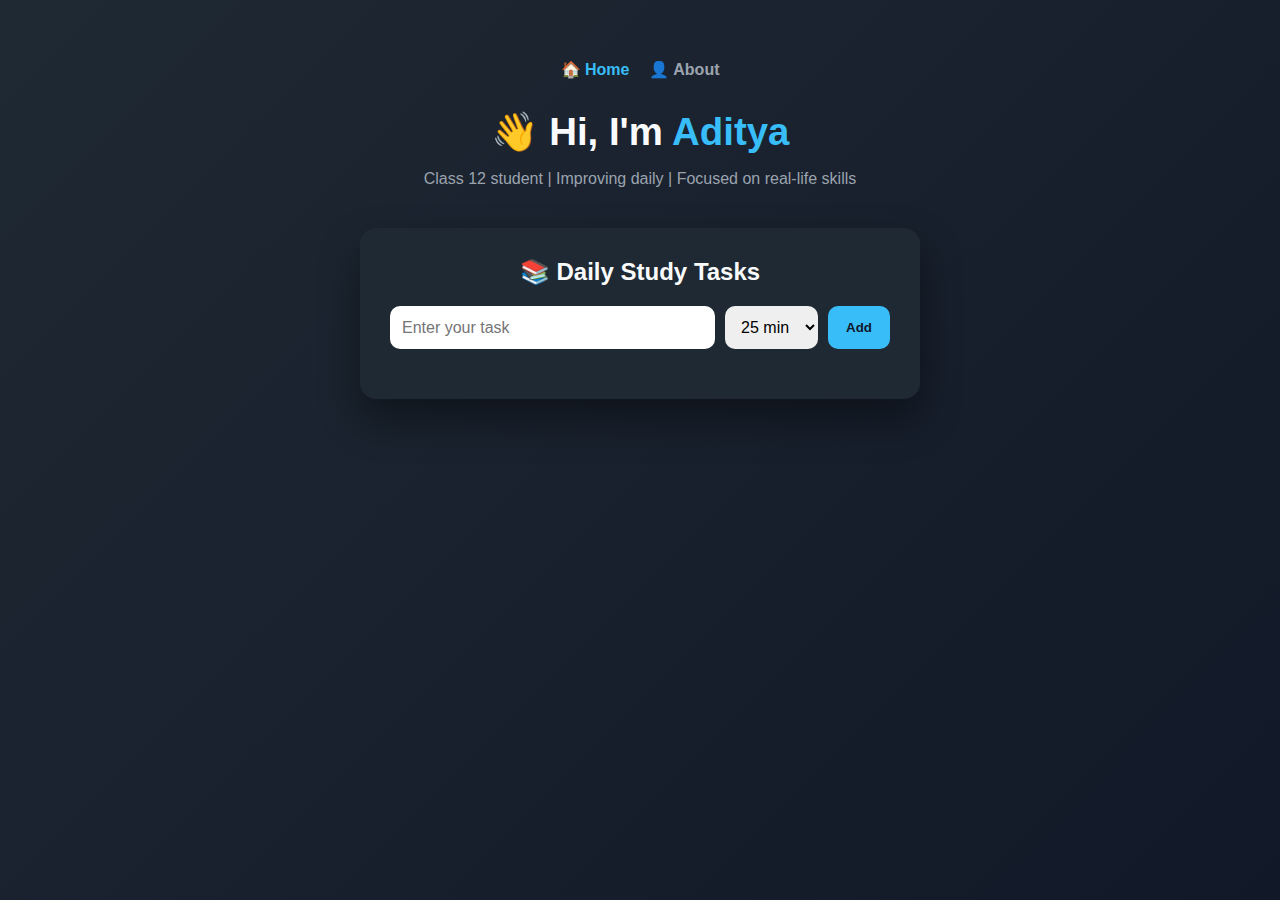
<file: index.html>
<!DOCTYPE html>
<html>
<head>
  <title>Aditya | Study Tracker</title>
  <link rel="stylesheet" href="style.css">
</head>
<body>
  <div class="container">
    <nav class="nav">
  <a href="index.html" class="active">🏠 Home</a>
  <a href="about.html">👤 About</a>
</nav>

    <h1>👋 Hi, I'm <span>Aditya</span></h1>
    <p class="subtitle">
      Class 12 student | Improving daily | Focused on real-life skills
    </p>

    <div class="card">
      <h2>📚 Daily Study Tasks</h2>

      <div class="task-input">
        <input type="text" id="taskInput" placeholder="Enter your task">

<select id="timeInput">
  <option value="25">25 min</option>
  <option value="40">40 min</option>
  <option value="60">60 min</option>
</select>

<button onclick="addTask()">Add</button>

      </div>

      <ul id="taskList" class="tasks"></ul>
    </div>
  </div>

  <script src="script.js"></script>
</body>
</file>
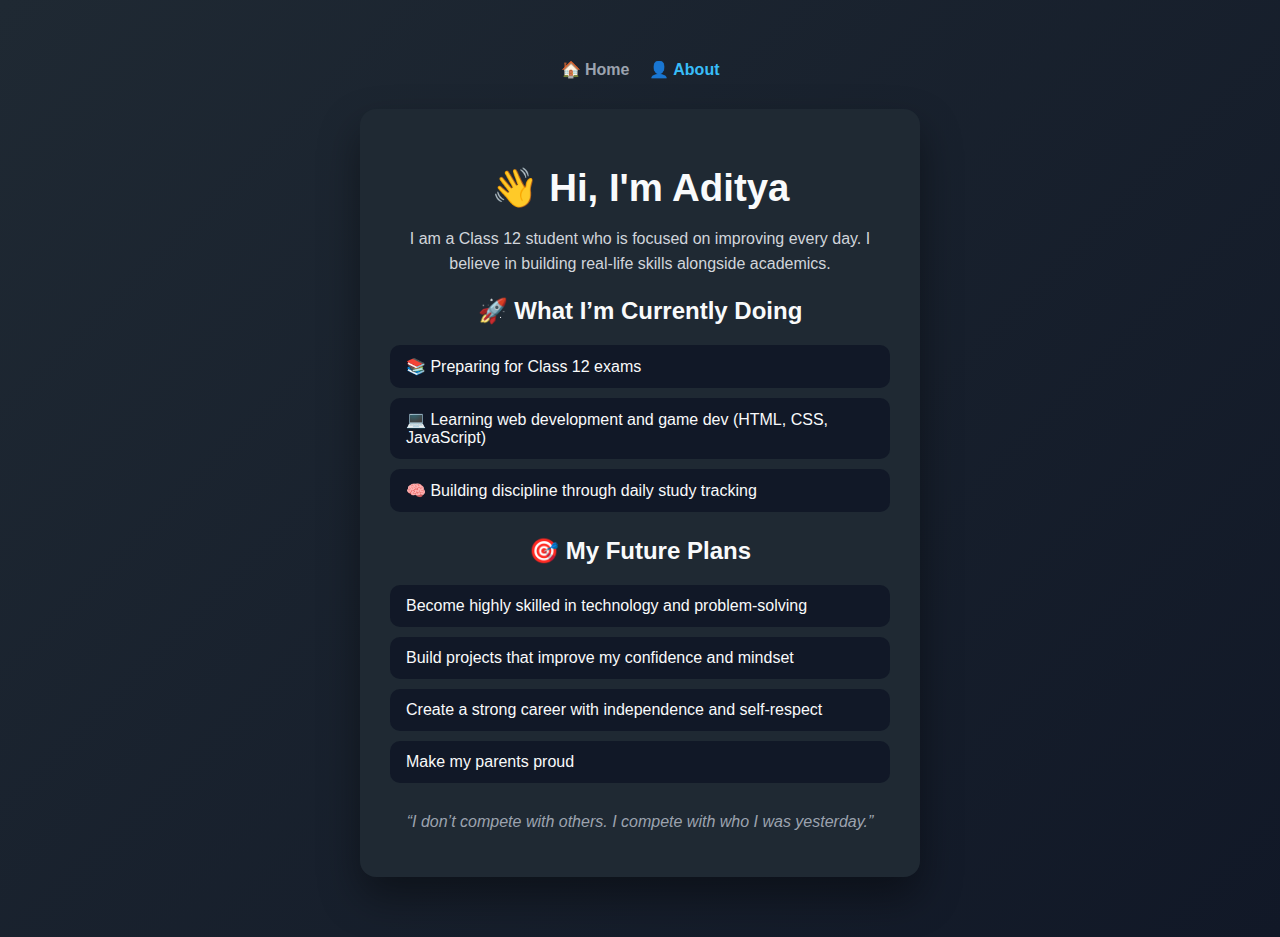
<file: about.html>
<!DOCTYPE html>
<html lang="en">
<head>
  <meta charset="UTF-8">
  <title>About Me | Aditya</title>
  <link rel="stylesheet" href="style.css">
</head>
<body>

  <div class="container">
    <nav class="nav">
      <a href="index.html">🏠 Home</a>
      <a href="about.html" class="active">👤 About</a>
    </nav>

    <div class="card">
      <h1>👋 Hi, I'm Aditya</h1>

      <p class="about-text">
        I am a Class 12 student who is focused on improving every day.
        I believe in building real-life skills alongside academics.
      </p>

      <h2>🚀 What I’m Currently Doing</h2>
      <ul class="about-list">
        <li>📚 Preparing for Class 12 exams</li>
        <li>💻 Learning web development and game dev (HTML, CSS, JavaScript)</li>
        <li>🧠 Building discipline through daily study tracking</li>
      </ul>

      <h2>🎯 My Future Plans</h2>
      <ul class="about-list">
        <li>Become highly skilled in technology and problem-solving</li>
        <li>Build projects that improve my confidence and mindset</li>
        <li>Create a strong career with independence and self-respect</li>
        <li>Make my parents proud </li>
      </ul>

      <p class="quote">
        “I don’t compete with others. I compete with who I was yesterday.”
      </p>
    </div>
  </div>

</body>
</html>
</file>
<file: style.css>
* {
  box-sizing: border-box;
}

body {
  margin: 0;
  font-family: "Segoe UI", Arial, sans-serif;
  background: linear-gradient(135deg, #1f2933, #111827);
  color: #f9fafb;
  min-height: 100vh;
}

.container {
  max-width: 600px;
  margin: auto;
  padding: 60px 20px;
  text-align: center;
}

h1 {
  font-size: 2.4rem;
  margin-bottom: 10px;
}

h1 span {
  color: #38bdf8;
}

.subtitle {
  color: #9ca3af;
  margin-bottom: 40px;
}

.card {
  background: #1f2933;
  padding: 30px;
  border-radius: 16px;
  box-shadow: 0 20px 40px rgba(0, 0, 0, 0.4);
}

h2 {
  margin-top: 0;
  margin-bottom: 20px;
}

.task-input {
  display: flex;
  gap: 10px;
  margin-bottom: 20px;
}

input {
  flex: 1;
  padding: 12px;
  border-radius: 10px;
  border: none;
  outline: none;
  font-size: 16px;
}

button {
  padding: 12px 18px;
  border-radius: 10px;
  border: none;
  background: #38bdf8;
  color: #0f172a;
  font-weight: bold;
  cursor: pointer;
}

button:hover {
  background: #0ea5e9;
}

ul {
  list-style: none;
  padding: 0;
  margin: 0;
}

li {
  background: #111827;
  margin-bottom: 10px;
  padding: 12px 16px;
  border-radius: 10px;
  display: flex;
  justify-content: space-between;
  align-items: center;
}

li button {
  background: transparent;
  color: #f87171;
  font-size: 16px;
  padding: 0;
}
.task {
  display: flex;
  align-items: center;
  gap: 10px;
}

.task.completed span {
  text-decoration: line-through;
  color: #9ca3af;
}

.task input[type="checkbox"] {
  width: 18px;
  height: 18px;
  accent-color: #38bdf8;
}
.nav {
  display: flex;
  justify-content: center;
  gap: 20px;
  margin-bottom: 30px;
}

.nav a {
  text-decoration: none;
  color: #9ca3af;
  font-weight: bold;
}

.nav a.active,
.nav a:hover {
  color: #38bdf8;
}

.about-text {
  color: #d1d5db;
  margin-bottom: 20px;
  line-height: 1.6;
}

.about-list {
  text-align: left;
  margin: 15px 0 25px;
}

.about-list li {
  margin-bottom: 10px;
}

.quote {
  margin-top: 30px;
  font-style: italic;
  color: #9ca3af;
}
select {
  padding: 12px;
  border-radius: 10px;
  border: none;
  outline: none;
  font-size: 16px;
}
</file>
